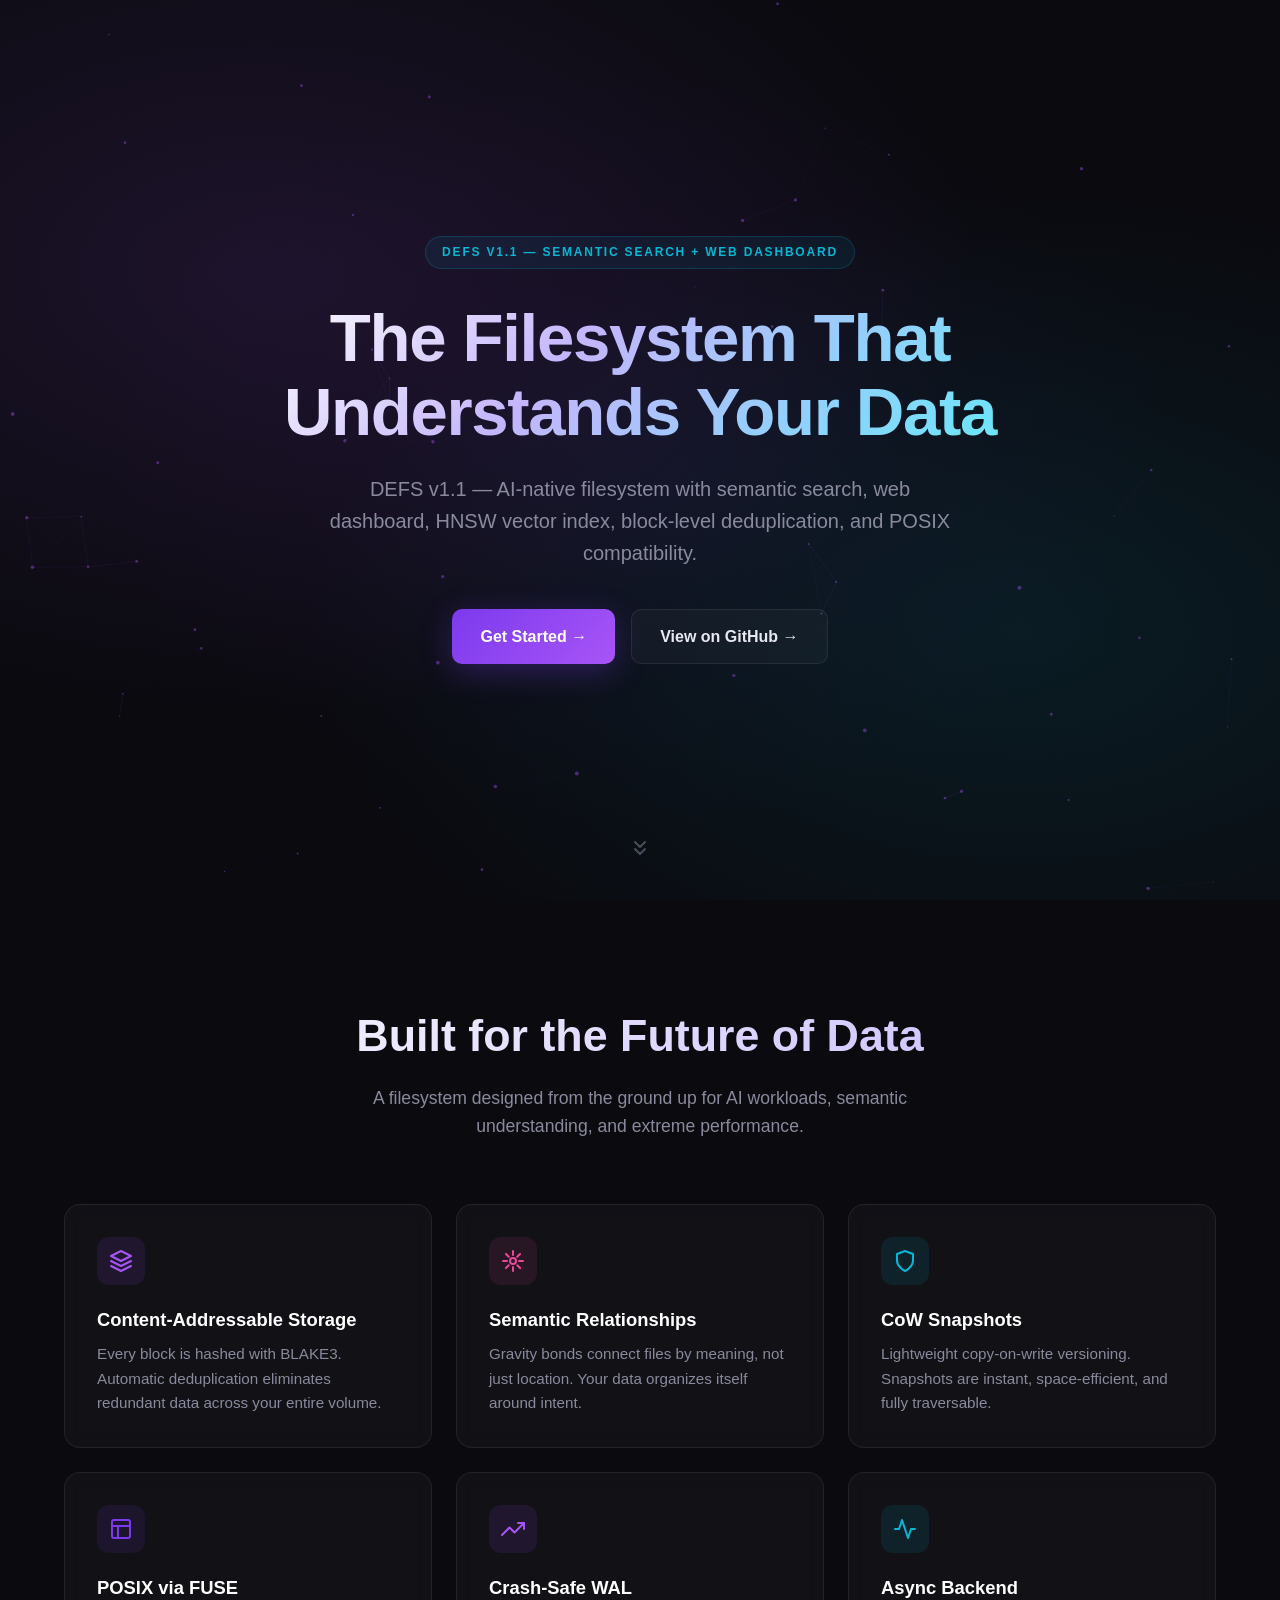
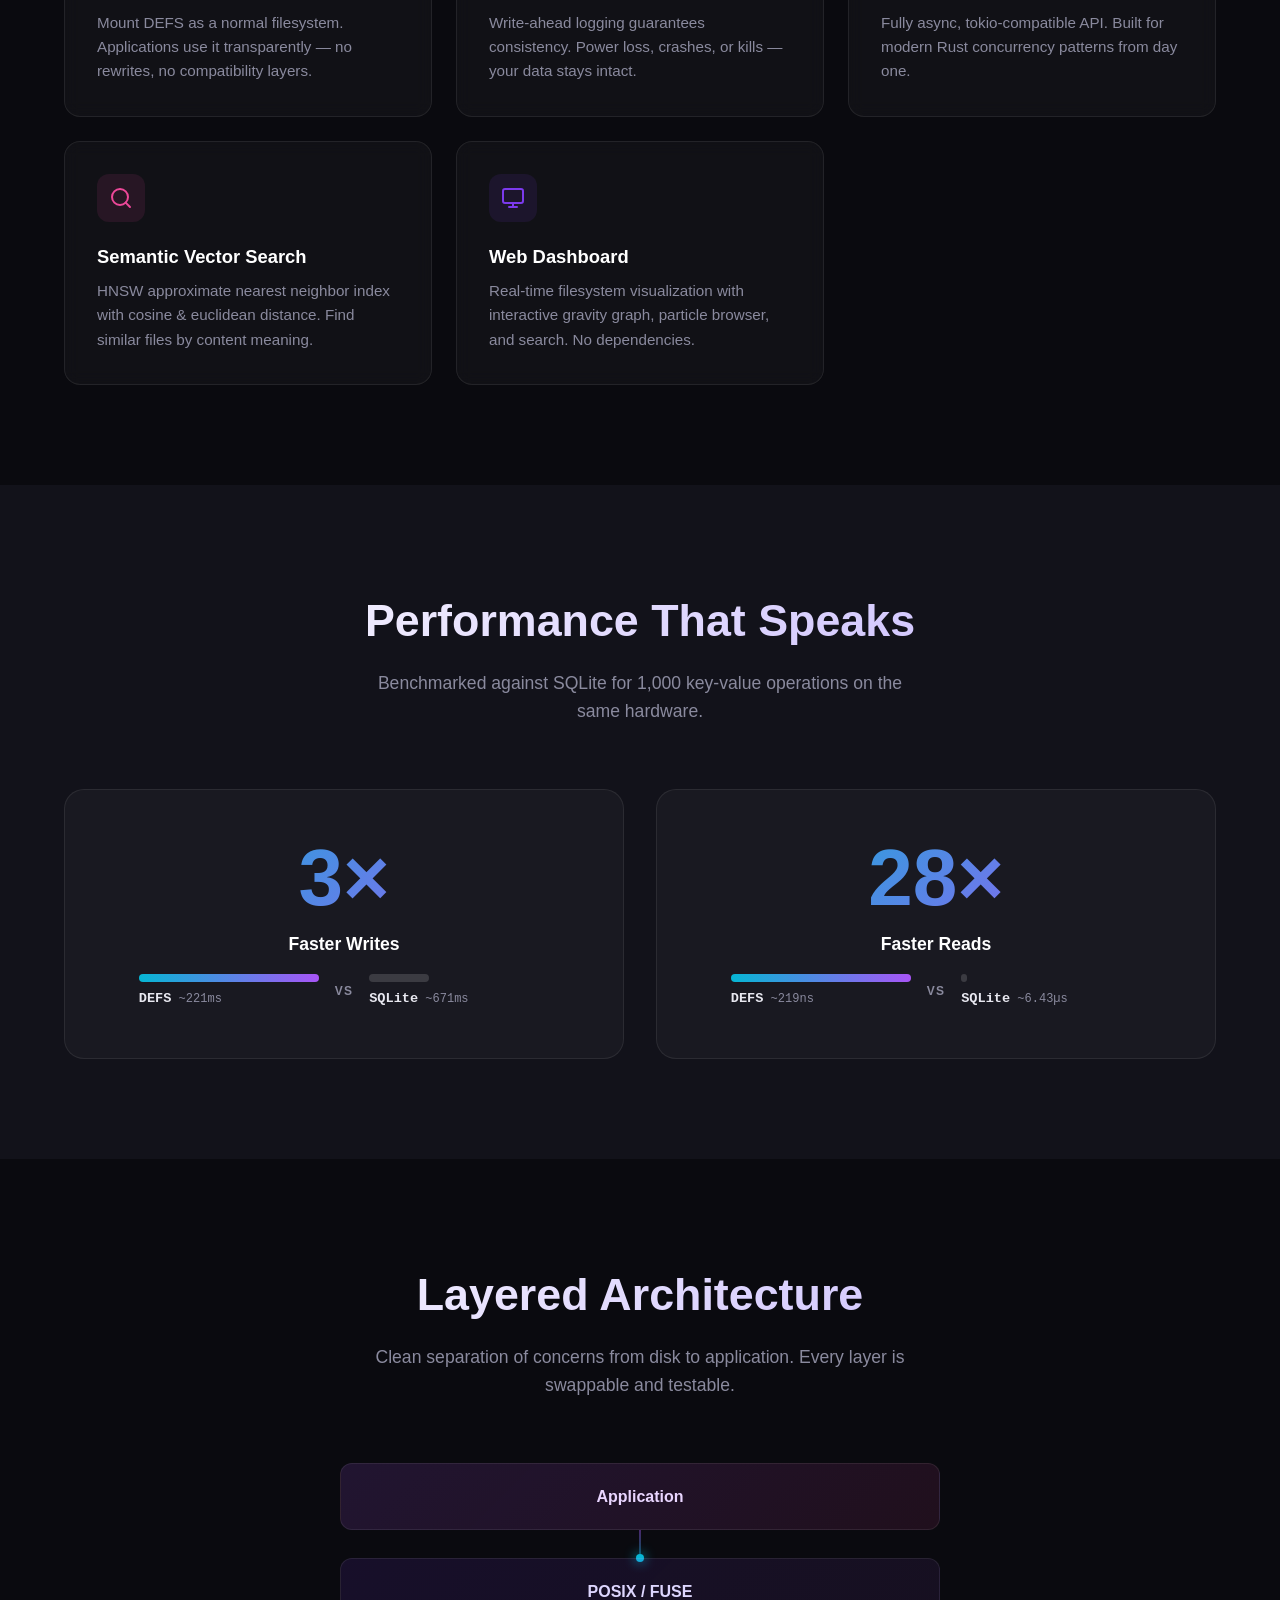
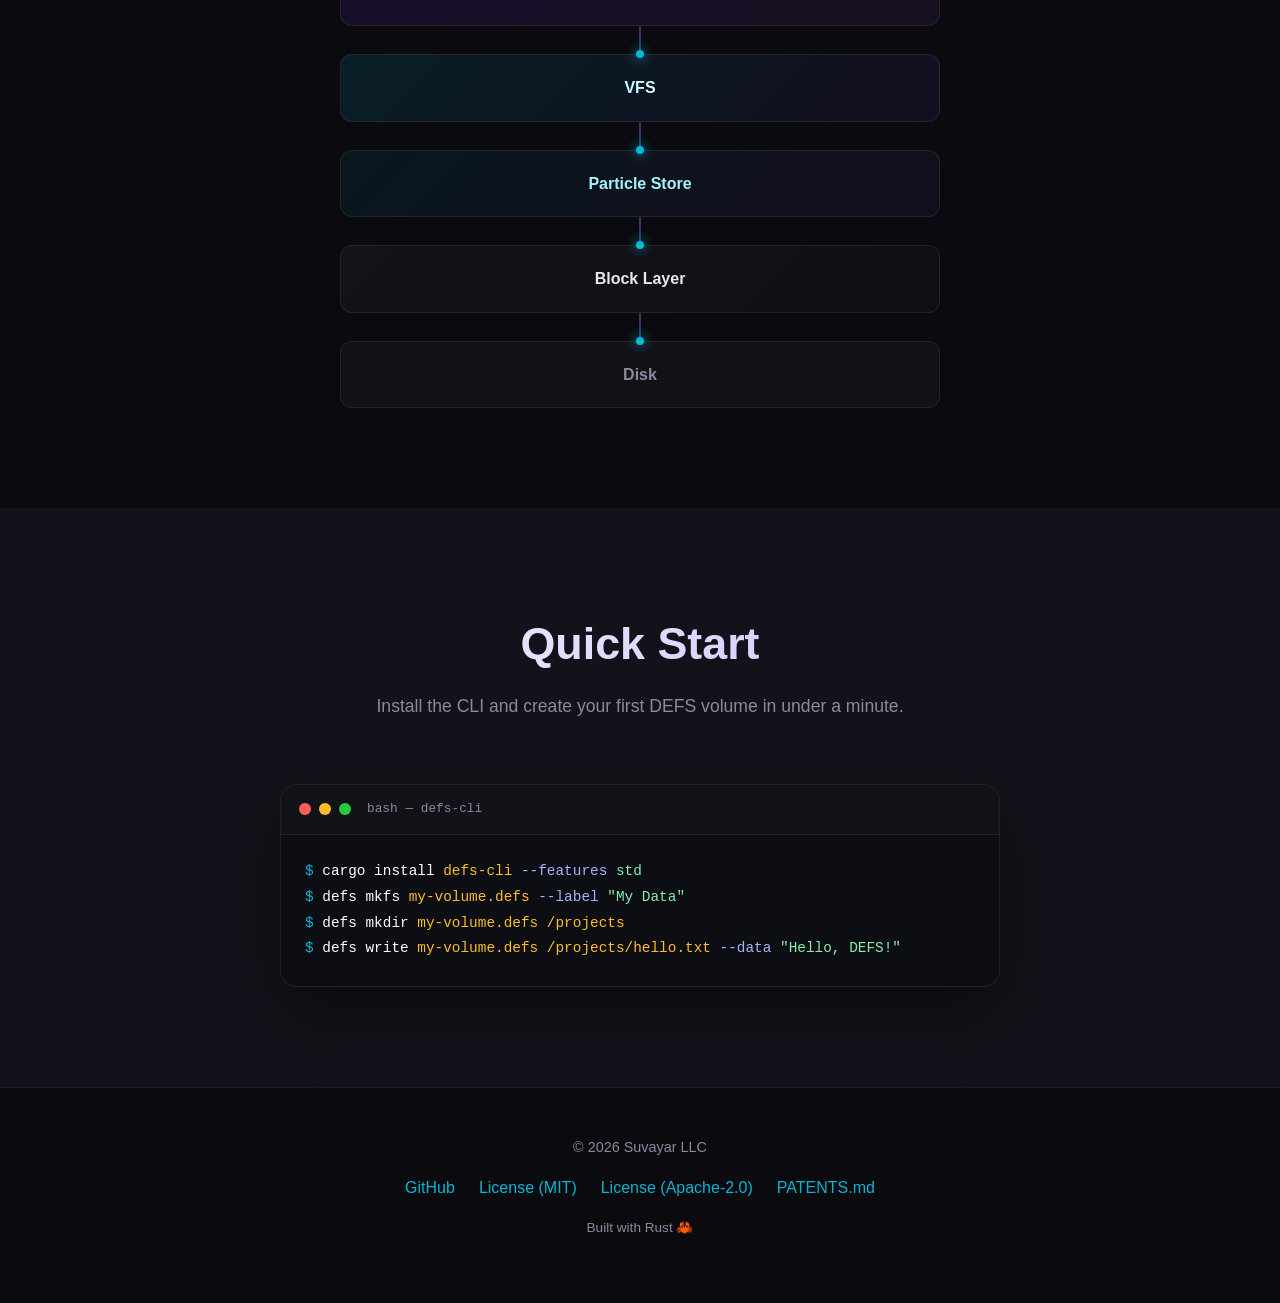
<file: website/index.html>
<!DOCTYPE html>
<html lang="en">
<head>
  <meta charset="UTF-8">
  <meta name="viewport" content="width=device-width, initial-scale=1.0">
  <title>DEFS — AI-Native Content-Aware Filesystem</title>
  <meta name="description" content="DEFS v1.1 — AI-native filesystem with semantic search, web dashboard, HNSW vector index, block-level deduplication, and POSIX compatibility.">
  <style>
    :root {
      --bg: #0a0a0f;
      --bg-alt: #12121a;
      --bg-card: rgba(255,255,255,0.03);
      --border: rgba(255,255,255,0.08);
      --text: #e8e8f0;
      --text-dim: #8a8a9e;
      --accent-purple: #a855f7;
      --accent-violet: #7c3aed;
      --accent-cyan: #06b6d4;
      --accent-pink: #ec4899;
      --font-sans: -apple-system, BlinkMacSystemFont, "Segoe UI", Roboto, "Helvetica Neue", Arial, sans-serif;
      --font-mono: "SF Mono", "Fira Code", "JetBrains Mono", Consolas, monospace;
    }

    *, *::before, *::after {
      margin: 0;
      padding: 0;
      box-sizing: border-box;
    }

    html {
      scroll-behavior: smooth;
    }

    body {
      font-family: var(--font-sans);
      background: var(--bg);
      color: var(--text);
      line-height: 1.6;
      -webkit-font-smoothing: antialiased;
    }

    a {
      color: var(--accent-cyan);
      text-decoration: none;
      transition: opacity 0.2s;
    }
    a:hover {
      opacity: 0.8;
    }

    .container {
      max-width: 1200px;
      margin: 0 auto;
      padding: 0 24px;
    }

    /* ========== HERO ========== */
    .hero {
      position: relative;
      min-height: 100vh;
      display: flex;
      align-items: center;
      justify-content: center;
      overflow: hidden;
      text-align: center;
    }

    .hero-bg {
      position: absolute;
      inset: 0;
      background:
        radial-gradient(ellipse at 20% 30%, rgba(168,85,247,0.12) 0%, transparent 50%),
        radial-gradient(ellipse at 80% 70%, rgba(6,182,212,0.10) 0%, transparent 50%),
        radial-gradient(ellipse at 50% 50%, rgba(124,58,237,0.06) 0%, transparent 60%);
      z-index: 0;
    }

    .hero-particles {
      position: absolute;
      inset: 0;
      z-index: 1;
      pointer-events: none;
    }

    .hero-particles canvas {
      width: 100%;
      height: 100%;
      display: block;
    }

    .hero-content {
      position: relative;
      z-index: 2;
      max-width: 800px;
      padding: 0 24px;
    }

    .hero-badge {
      display: inline-block;
      font-size: 0.75rem;
      font-weight: 600;
      letter-spacing: 0.15em;
      text-transform: uppercase;
      color: var(--accent-cyan);
      background: rgba(6,182,212,0.08);
      border: 1px solid rgba(6,182,212,0.2);
      padding: 6px 16px;
      border-radius: 999px;
      margin-bottom: 32px;
      animation: fadeInUp 0.8s ease both;
    }

    .hero h1 {
      font-size: clamp(2.2rem, 6vw, 4.2rem);
      font-weight: 800;
      line-height: 1.1;
      letter-spacing: -0.02em;
      margin-bottom: 24px;
      background: linear-gradient(135deg, #fff 0%, #c4b5fd 40%, #67e8f9 100%);
      -webkit-background-clip: text;
      -webkit-text-fill-color: transparent;
      background-clip: text;
      animation: fadeInUp 0.8s ease 0.1s both;
    }

    .hero p {
      font-size: clamp(1rem, 2.5vw, 1.25rem);
      color: var(--text-dim);
      max-width: 640px;
      margin: 0 auto 40px;
      animation: fadeInUp 0.8s ease 0.2s both;
    }

    .hero-ctas {
      display: flex;
      gap: 16px;
      justify-content: center;
      flex-wrap: wrap;
      animation: fadeInUp 0.8s ease 0.3s both;
    }

    .btn {
      display: inline-flex;
      align-items: center;
      gap: 8px;
      padding: 14px 28px;
      border-radius: 10px;
      font-size: 1rem;
      font-weight: 600;
      transition: transform 0.2s, box-shadow 0.2s;
      cursor: pointer;
      border: none;
    }
    .btn:hover {
      transform: translateY(-2px);
    }

    .btn-primary {
      background: linear-gradient(135deg, var(--accent-violet), var(--accent-purple));
      color: #fff;
      box-shadow: 0 8px 32px rgba(124,58,237,0.3);
    }
    .btn-primary:hover {
      box-shadow: 0 12px 40px rgba(124,58,237,0.4);
      opacity: 1;
    }

    .btn-secondary {
      background: var(--bg-card);
      color: var(--text);
      border: 1px solid var(--border);
    }
    .btn-secondary:hover {
      background: rgba(255,255,255,0.06);
      opacity: 1;
    }

    .scroll-hint {
      position: absolute;
      bottom: 32px;
      left: 50%;
      transform: translateX(-50%);
      z-index: 2;
      animation: bounce 2s infinite;
    }
    .scroll-hint svg {
      width: 24px;
      height: 24px;
      stroke: var(--text-dim);
      opacity: 0.5;
    }

    /* ========== SECTIONS ========== */
    section {
      padding: 100px 0;
      position: relative;
    }

    .section-header {
      text-align: center;
      margin-bottom: 64px;
    }
    .section-header h2 {
      font-size: clamp(1.8rem, 4vw, 2.8rem);
      font-weight: 700;
      margin-bottom: 12px;
      background: linear-gradient(135deg, #fff 0%, #c4b5fd 100%);
      -webkit-background-clip: text;
      -webkit-text-fill-color: transparent;
      background-clip: text;
    }
    .section-header p {
      color: var(--text-dim);
      font-size: 1.1rem;
      max-width: 560px;
      margin: 0 auto;
    }

    /* ========== FEATURES ========== */
    .features-grid {
      display: grid;
      grid-template-columns: repeat(auto-fit, minmax(300px, 1fr));
      gap: 24px;
    }

    .feature-card {
      background: var(--bg-card);
      border: 1px solid var(--border);
      border-radius: 16px;
      padding: 32px;
      transition: transform 0.3s, border-color 0.3s, box-shadow 0.3s;
      backdrop-filter: blur(8px);
    }
    .feature-card:hover {
      transform: translateY(-4px);
      border-color: rgba(168,85,247,0.2);
      box-shadow: 0 16px 48px rgba(0,0,0,0.3);
    }

    .feature-icon {
      width: 48px;
      height: 48px;
      display: flex;
      align-items: center;
      justify-content: center;
      border-radius: 12px;
      margin-bottom: 20px;
      font-size: 1.5rem;
    }
    .feature-icon.purple { background: rgba(168,85,247,0.1); }
    .feature-icon.cyan   { background: rgba(6,182,212,0.1); }
    .feature-icon.pink   { background: rgba(236,72,153,0.1); }
    .feature-icon.violet { background: rgba(124,58,237,0.1); }

    .feature-card h3 {
      font-size: 1.15rem;
      font-weight: 600;
      margin-bottom: 8px;
      color: #fff;
    }
    .feature-card p {
      font-size: 0.95rem;
      color: var(--text-dim);
      line-height: 1.6;
    }

    /* ========== PERFORMANCE ========== */
    .perf {
      background: var(--bg-alt);
    }
    .perf-grid {
      display: grid;
      grid-template-columns: repeat(auto-fit, minmax(280px, 1fr));
      gap: 32px;
    }
    .perf-card {
      text-align: center;
      padding: 48px 32px;
      border-radius: 20px;
      background: var(--bg-card);
      border: 1px solid var(--border);
    }
    .perf-card .multiplier {
      font-size: clamp(3rem, 7vw, 5rem);
      font-weight: 800;
      line-height: 1;
      margin-bottom: 12px;
      background: linear-gradient(135deg, var(--accent-cyan), var(--accent-purple));
      -webkit-background-clip: text;
      -webkit-text-fill-color: transparent;
      background-clip: text;
    }
    .perf-card .label {
      font-size: 1.1rem;
      font-weight: 600;
      color: #fff;
      margin-bottom: 16px;
    }
    .perf-card .comparison {
      display: flex;
      align-items: center;
      justify-content: center;
      gap: 16px;
      margin-top: 16px;
      flex-wrap: wrap;
    }
    .perf-card .comparison .bar {
      flex: 1;
      min-width: 80px;
      max-width: 180px;
      text-align: left;
    }
    .perf-card .comparison .bar-fill {
      height: 8px;
      border-radius: 4px;
      margin-bottom: 6px;
    }
    .perf-card .comparison .bar-fill.defs {
      background: linear-gradient(90deg, var(--accent-cyan), var(--accent-purple));
    }
    .perf-card .comparison .bar-fill.sqlite {
      background: rgba(255,255,255,0.15);
    }
    .perf-card .comparison .bar-label {
      font-size: 0.75rem;
      color: var(--text-dim);
      font-family: var(--font-mono);
    }
    .perf-card .comparison .bar-label strong {
      color: var(--text);
      font-size: 0.85rem;
    }
    .perf-card .comparison .vs {
      font-size: 0.75rem;
      color: var(--text-dim);
      font-weight: 600;
      text-transform: uppercase;
      letter-spacing: 0.1em;
    }

    /* ========== ARCHITECTURE ========== */
    .arch-flow {
      display: flex;
      flex-direction: column;
      align-items: center;
      gap: 0;
      max-width: 600px;
      margin: 0 auto;
    }
    .arch-layer {
      width: 100%;
      padding: 20px 32px;
      border-radius: 12px;
      text-align: center;
      font-weight: 600;
      font-size: 1rem;
      border: 1px solid var(--border);
      position: relative;
      transition: transform 0.3s, border-color 0.3s;
    }
    .arch-layer:hover {
      transform: scale(1.02);
      border-color: rgba(168,85,247,0.3);
    }
    .arch-layer.app {
      background: linear-gradient(135deg, rgba(168,85,247,0.15), rgba(236,72,153,0.1));
      color: #e9d5ff;
    }
    .arch-layer.fuse {
      background: linear-gradient(135deg, rgba(124,58,237,0.12), rgba(168,85,247,0.08));
      color: #ddd6fe;
    }
    .arch-layer.vfs {
      background: linear-gradient(135deg, rgba(6,182,212,0.12), rgba(124,58,237,0.08));
      color: #cffafe;
    }
    .arch-layer.particle {
      background: linear-gradient(135deg, rgba(6,182,212,0.08), rgba(168,85,247,0.06));
      color: #a5f3fc;
    }
    .arch-layer.block {
      background: linear-gradient(135deg, rgba(255,255,255,0.04), rgba(255,255,255,0.02));
      color: var(--text);
    }
    .arch-layer.disk {
      background: rgba(255,255,255,0.03);
      color: var(--text-dim);
    }

    .arch-connector {
      width: 2px;
      height: 28px;
      background: linear-gradient(180deg, rgba(168,85,247,0.4), rgba(6,182,212,0.4));
      position: relative;
    }
    .arch-connector::after {
      content: '';
      position: absolute;
      bottom: -4px;
      left: 50%;
      transform: translateX(-50%);
      width: 8px;
      height: 8px;
      border-radius: 50%;
      background: var(--accent-cyan);
      box-shadow: 0 0 12px var(--accent-cyan);
    }

    /* ========== QUICK START ========== */
    .quickstart {
      background: var(--bg-alt);
    }
    .terminal {
      max-width: 720px;
      margin: 0 auto;
      background: #0d0d14;
      border: 1px solid var(--border);
      border-radius: 16px;
      overflow: hidden;
      box-shadow: 0 24px 64px rgba(0,0,0,0.4);
    }
    .terminal-header {
      display: flex;
      align-items: center;
      gap: 8px;
      padding: 14px 18px;
      background: rgba(255,255,255,0.02);
      border-bottom: 1px solid var(--border);
    }
    .terminal-dot {
      width: 12px;
      height: 12px;
      border-radius: 50%;
    }
    .terminal-dot.red    { background: #ff5f56; }
    .terminal-dot.yellow { background: #ffbd2e; }
    .terminal-dot.green  { background: #27c93f; }
    .terminal-title {
      margin-left: 8px;
      font-size: 0.8rem;
      color: var(--text-dim);
      font-family: var(--font-mono);
    }
    .terminal-body {
      padding: 24px;
      font-family: var(--font-mono);
      font-size: 0.9rem;
      line-height: 1.8;
      overflow-x: auto;
    }
    .terminal-body .prompt {
      color: var(--accent-cyan);
    }
    .terminal-body .cmd {
      color: #fff;
    }
    .terminal-body .arg {
      color: #fbbf24;
    }
    .terminal-body .flag {
      color: #a5b4fc;
    }
    .terminal-body .str {
      color: #86efac;
    }
    .terminal-body .comment {
      color: var(--text-dim);
    }

    /* ========== FOOTER ========== */
    footer {
      padding: 48px 0;
      border-top: 1px solid var(--border);
      text-align: center;
    }
    footer p {
      color: var(--text-dim);
      font-size: 0.9rem;
      margin-bottom: 16px;
    }
    footer .links {
      display: flex;
      gap: 24px;
      justify-content: center;
      flex-wrap: wrap;
      margin-bottom: 16px;
    }
    footer .rust {
      font-size: 0.85rem;
      color: var(--text-dim);
    }

    /* ========== ANIMATIONS ========== */
    @keyframes fadeInUp {
      from { opacity: 0; transform: translateY(30px); }
      to   { opacity: 1; transform: translateY(0); }
    }
    @keyframes bounce {
      0%, 20%, 50%, 80%, 100% { transform: translateX(-50%) translateY(0); }
      40% { transform: translateX(-50%) translateY(-8px); }
      60% { transform: translateX(-50%) translateY(-4px); }
    }

    .reveal {
      opacity: 0;
      transform: translateY(40px);
      transition: opacity 0.8s ease, transform 0.8s ease;
    }
    .reveal.visible {
      opacity: 1;
      transform: translateY(0);
    }

    /* ========== RESPONSIVE ========== */
    @media (max-width: 640px) {
      section { padding: 64px 0; }
      .feature-card { padding: 24px; }
      .perf-card { padding: 32px 20px; }
      .arch-layer { padding: 16px 20px; font-size: 0.9rem; }
    }
  </style>
</head>
<body>

  <!-- ========== HERO ========== -->
  <section class="hero" id="hero">
    <div class="hero-bg"></div>
    <div class="hero-particles">
      <canvas id="particles"></canvas>
    </div>
    <div class="hero-content">
      <div class="hero-badge">DEFS v1.1 — Semantic Search + Web Dashboard</div>
      <h1>The Filesystem That Understands Your Data</h1>
      <p>DEFS v1.1 — AI-native filesystem with semantic search, web dashboard, HNSW vector index, block-level deduplication, and POSIX compatibility.</p>
      <div class="hero-ctas">
        <a href="#quickstart" class="btn btn-primary">Get Started &rarr;</a>
        <a href="https://github.com/taylor-oclaw/DEFS" target="_blank" rel="noopener" class="btn btn-secondary">View on GitHub &rarr;</a>
      </div>
    </div>
    <div class="scroll-hint">
      <svg viewBox="0 0 24 24" fill="none" stroke-width="2" stroke-linecap="round" stroke-linejoin="round">
        <path d="M7 13l5 5 5-5M7 6l5 5 5-5"/>
      </svg>
    </div>
  </section>

  <!-- ========== FEATURES ========== -->
  <section id="features">
    <div class="container">
      <div class="section-header reveal">
        <h2>Built for the Future of Data</h2>
        <p>A filesystem designed from the ground up for AI workloads, semantic understanding, and extreme performance.</p>
      </div>
      <div class="features-grid">
        <div class="feature-card reveal">
          <div class="feature-icon purple">
            <svg width="24" height="24" viewBox="0 0 24 24" fill="none" stroke="#a855f7" stroke-width="2" stroke-linecap="round" stroke-linejoin="round"><path d="M12 2L2 7l10 5 10-5-10-5z"/><path d="M2 17l10 5 10-5"/><path d="M2 12l10 5 10-5"/></svg>
          </div>
          <h3>Content-Addressable Storage</h3>
          <p>Every block is hashed with BLAKE3. Automatic deduplication eliminates redundant data across your entire volume.</p>
        </div>
        <div class="feature-card reveal">
          <div class="feature-icon pink">
            <svg width="24" height="24" viewBox="0 0 24 24" fill="none" stroke="#ec4899" stroke-width="2" stroke-linecap="round" stroke-linejoin="round"><circle cx="12" cy="12" r="3"/><path d="M12 2v4"/><path d="M12 18v4"/><path d="M4.93 4.93l2.83 2.83"/><path d="M16.24 16.24l2.83 2.83"/><path d="M2 12h4"/><path d="M18 12h4"/><path d="M4.93 19.07l2.83-2.83"/><path d="M16.24 7.76l2.83-2.83"/></svg>
          </div>
          <h3>Semantic Relationships</h3>
          <p>Gravity bonds connect files by meaning, not just location. Your data organizes itself around intent.</p>
        </div>
        <div class="feature-card reveal">
          <div class="feature-icon cyan">
            <svg width="24" height="24" viewBox="0 0 24 24" fill="none" stroke="#06b6d4" stroke-width="2" stroke-linecap="round" stroke-linejoin="round"><path d="M12 22s8-4 8-10V5l-8-3-8 3v7c0 6 8 10 8 10z"/></svg>
          </div>
          <h3>CoW Snapshots</h3>
          <p>Lightweight copy-on-write versioning. Snapshots are instant, space-efficient, and fully traversable.</p>
        </div>
        <div class="feature-card reveal">
          <div class="feature-icon violet">
            <svg width="24" height="24" viewBox="0 0 24 24" fill="none" stroke="#7c3aed" stroke-width="2" stroke-linecap="round" stroke-linejoin="round"><rect x="3" y="3" width="18" height="18" rx="2" ry="2"/><line x1="3" y1="9" x2="21" y2="9"/><line x1="9" y1="21" x2="9" y2="9"/></svg>
          </div>
          <h3>POSIX via FUSE</h3>
          <p>Mount DEFS as a normal filesystem. Applications use it transparently — no rewrites, no compatibility layers.</p>
        </div>
        <div class="feature-card reveal">
          <div class="feature-icon purple">
            <svg width="24" height="24" viewBox="0 0 24 24" fill="none" stroke="#a855f7" stroke-width="2" stroke-linecap="round" stroke-linejoin="round"><polyline points="23 6 13.5 15.5 8.5 10.5 1 18"/><polyline points="17 6 23 6 23 12"/></svg>
          </div>
          <h3>Crash-Safe WAL</h3>
          <p>Write-ahead logging guarantees consistency. Power loss, crashes, or kills — your data stays intact.</p>
        </div>
        <div class="feature-card reveal">
          <div class="feature-icon cyan">
            <svg width="24" height="24" viewBox="0 0 24 24" fill="none" stroke="#06b6d4" stroke-width="2" stroke-linecap="round" stroke-linejoin="round"><polyline points="22 12 18 12 15 21 9 3 6 12 2 12"/></svg>
          </div>
          <h3>Async Backend</h3>
          <p>Fully async, tokio-compatible API. Built for modern Rust concurrency patterns from day one.</p>
        </div>
        <div class="feature-card reveal">
          <div class="feature-icon pink">
            <svg width="24" height="24" viewBox="0 0 24 24" fill="none" stroke="#ec4899" stroke-width="2" stroke-linecap="round" stroke-linejoin="round"><circle cx="11" cy="11" r="8"/><line x1="21" y1="21" x2="16.65" y2="16.65"/></svg>
          </div>
          <h3>Semantic Vector Search</h3>
          <p>HNSW approximate nearest neighbor index with cosine &amp; euclidean distance. Find similar files by content meaning.</p>
        </div>
        <div class="feature-card reveal">
          <div class="feature-icon violet">
            <svg width="24" height="24" viewBox="0 0 24 24" fill="none" stroke="#7c3aed" stroke-width="2" stroke-linecap="round" stroke-linejoin="round"><rect x="2" y="3" width="20" height="14" rx="2" ry="2"/><line x1="8" y1="21" x2="16" y2="21"/><line x1="12" y1="17" x2="12" y2="21"/></svg>
          </div>
          <h3>Web Dashboard</h3>
          <p>Real-time filesystem visualization with interactive gravity graph, particle browser, and search. No dependencies.</p>
        </div>
      </div>
    </div>
  </section>

  <!-- ========== PERFORMANCE ========== -->
  <section class="perf" id="performance">
    <div class="container">
      <div class="section-header reveal">
        <h2>Performance That Speaks</h2>
        <p>Benchmarked against SQLite for 1,000 key-value operations on the same hardware.</p>
      </div>
      <div class="perf-grid">
        <div class="perf-card reveal">
          <div class="multiplier" data-target="3" data-suffix="&times;">0&times;</div>
          <div class="label">Faster Writes</div>
          <div class="comparison">
            <div class="bar">
              <div class="bar-fill defs" style="width:100%"></div>
              <div class="bar-label"><strong>DEFS</strong> ~221ms</div>
            </div>
            <div class="vs">vs</div>
            <div class="bar">
              <div class="bar-fill sqlite" style="width:33%"></div>
              <div class="bar-label"><strong>SQLite</strong> ~671ms</div>
            </div>
          </div>
        </div>
        <div class="perf-card reveal">
          <div class="multiplier" data-target="29" data-suffix="&times;">0&times;</div>
          <div class="label">Faster Reads</div>
          <div class="comparison">
            <div class="bar">
              <div class="bar-fill defs" style="width:100%"></div>
              <div class="bar-label"><strong>DEFS</strong> ~219ns</div>
            </div>
            <div class="vs">vs</div>
            <div class="bar">
              <div class="bar-fill sqlite" style="width:3.4%"></div>
              <div class="bar-label"><strong>SQLite</strong> ~6.43&micro;s</div>
            </div>
          </div>
        </div>
      </div>
    </div>
  </section>

  <!-- ========== ARCHITECTURE ========== -->
  <section id="architecture">
    <div class="container">
      <div class="section-header reveal">
        <h2>Layered Architecture</h2>
        <p>Clean separation of concerns from disk to application. Every layer is swappable and testable.</p>
      </div>
      <div class="arch-flow reveal">
        <div class="arch-layer app">Application</div>
        <div class="arch-connector"></div>
        <div class="arch-layer fuse">POSIX / FUSE</div>
        <div class="arch-connector"></div>
        <div class="arch-layer vfs">VFS</div>
        <div class="arch-connector"></div>
        <div class="arch-layer particle">Particle Store</div>
        <div class="arch-connector"></div>
        <div class="arch-layer block">Block Layer</div>
        <div class="arch-connector"></div>
        <div class="arch-layer disk">Disk</div>
      </div>
    </div>
  </section>

  <!-- ========== QUICK START ========== -->
  <section class="quickstart" id="quickstart">
    <div class="container">
      <div class="section-header reveal">
        <h2>Quick Start</h2>
        <p>Install the CLI and create your first DEFS volume in under a minute.</p>
      </div>
      <div class="terminal reveal">
        <div class="terminal-header">
          <div class="terminal-dot red"></div>
          <div class="terminal-dot yellow"></div>
          <div class="terminal-dot green"></div>
          <div class="terminal-title">bash — defs-cli</div>
        </div>
        <div class="terminal-body">
          <div><span class="prompt">$</span> <span class="cmd">cargo</span> <span class="cmd">install</span> <span class="arg">defs-cli</span> <span class="flag">--features</span> <span class="str">std</span></div>
          <div><span class="prompt">$</span> <span class="cmd">defs</span> <span class="cmd">mkfs</span> <span class="arg">my-volume.defs</span> <span class="flag">--label</span> <span class="str">"My Data"</span></div>
          <div><span class="prompt">$</span> <span class="cmd">defs</span> <span class="cmd">mkdir</span> <span class="arg">my-volume.defs</span> <span class="arg">/projects</span></div>
          <div><span class="prompt">$</span> <span class="cmd">defs</span> <span class="cmd">write</span> <span class="arg">my-volume.defs</span> <span class="arg">/projects/hello.txt</span> <span class="flag">--data</span> <span class="str">"Hello, DEFS!"</span></div>
        </div>
      </div>
    </div>
  </section>

  <!-- ========== FOOTER ========== -->
  <footer>
    <div class="container">
      <p>&copy; 2026 Suvayar LLC</p>
      <div class="links">
        <a href="https://github.com/taylor-oclaw/DEFS" target="_blank" rel="noopener">GitHub</a>
        <a href="https://github.com/taylor-oclaw/DEFS/blob/main/LICENSE-MIT" target="_blank" rel="noopener">License (MIT)</a>
        <a href="https://github.com/taylor-oclaw/DEFS/blob/main/LICENSE-APACHE" target="_blank" rel="noopener">License (Apache-2.0)</a>
        <a href="https://github.com/taylor-oclaw/DEFS/blob/main/docs/PATENTS.md" target="_blank" rel="noopener">PATENTS.md</a>
      </div>
      <p class="rust">Built with Rust 🦀</p>
    </div>
  </footer>

  <script>
    // ========== PARTICLE BACKGROUND ==========
    (function() {
      const canvas = document.getElementById('particles');
      if (!canvas) return;
      const ctx = canvas.getContext('2d');
      let particles = [];
      const COUNT = 60;
      const CONNECTION_DIST = 120;
      const MAX_CONNECTIONS = 3;

      function resize() {
        canvas.width = canvas.offsetWidth * window.devicePixelRatio;
        canvas.height = canvas.offsetHeight * window.devicePixelRatio;
        ctx.scale(window.devicePixelRatio, window.devicePixelRatio);
      }

      class Particle {
        constructor() {
          this.x = Math.random() * canvas.offsetWidth;
          this.y = Math.random() * canvas.offsetHeight;
          this.vx = (Math.random() - 0.5) * 0.4;
          this.vy = (Math.random() - 0.5) * 0.4;
          this.radius = Math.random() * 1.5 + 0.5;
        }
        update() {
          this.x += this.vx;
          this.y += this.vy;
          if (this.x < 0 || this.x > canvas.offsetWidth) this.vx *= -1;
          if (this.y < 0 || this.y > canvas.offsetHeight) this.vy *= -1;
        }
        draw() {
          ctx.beginPath();
          ctx.arc(this.x, this.y, this.radius, 0, Math.PI * 2);
          ctx.fillStyle = 'rgba(168,85,247,0.4)';
          ctx.fill();
        }
      }

      function init() {
        resize();
        particles = [];
        for (let i = 0; i < COUNT; i++) particles.push(new Particle());
      }

      function drawConnections() {
        for (let i = 0; i < particles.length; i++) {
          let connections = 0;
          for (let j = i + 1; j < particles.length; j++) {
            const dx = particles[i].x - particles[j].x;
            const dy = particles[i].y - particles[j].y;
            const dist = Math.sqrt(dx * dx + dy * dy);
            if (dist < CONNECTION_DIST && connections < MAX_CONNECTIONS) {
              const alpha = (1 - dist / CONNECTION_DIST) * 0.15;
              ctx.beginPath();
              ctx.moveTo(particles[i].x, particles[i].y);
              ctx.lineTo(particles[j].x, particles[j].y);
              ctx.strokeStyle = `rgba(168,85,247,${alpha})`;
              ctx.lineWidth = 0.8;
              ctx.stroke();
              connections++;
            }
          }
        }
      }

      function animate() {
        ctx.clearRect(0, 0, canvas.offsetWidth, canvas.offsetHeight);
        particles.forEach(p => { p.update(); p.draw(); });
        drawConnections();
        requestAnimationFrame(animate);
      }

      window.addEventListener('resize', () => { resize(); init(); });
      init();
      animate();
    })();

    // ========== SCROLL REVEAL ==========
    (function() {
      const observer = new IntersectionObserver((entries) => {
        entries.forEach(entry => {
          if (entry.isIntersecting) {
            entry.target.classList.add('visible');
          }
        });
      }, { threshold: 0.1, rootMargin: '0px 0px -40px 0px' });
      document.querySelectorAll('.reveal').forEach(el => observer.observe(el));
    })();

    // ========== ANIMATED COUNTERS ==========
    (function() {
      const counters = document.querySelectorAll('.multiplier');
      const observer = new IntersectionObserver((entries) => {
        entries.forEach(entry => {
          if (!entry.isIntersecting) return;
          const el = entry.target;
          const target = parseInt(el.dataset.target, 10);
          const suffix = el.dataset.suffix || '';
          let current = 0;
          const duration = 1500;
          const start = performance.now();

          function easeOutQuart(t) { return 1 - Math.pow(1 - t, 4); }

          function update(now) {
            const elapsed = now - start;
            const progress = Math.min(elapsed / duration, 1);
            current = Math.round(easeOutQuart(progress) * target);
            el.innerHTML = current + suffix;
            if (progress < 1) requestAnimationFrame(update);
          }
          requestAnimationFrame(update);
          observer.unobserve(el);
        });
      }, { threshold: 0.5 });
      counters.forEach(c => observer.observe(c));
    })();
  </script>
</body>
</html>
</file>
